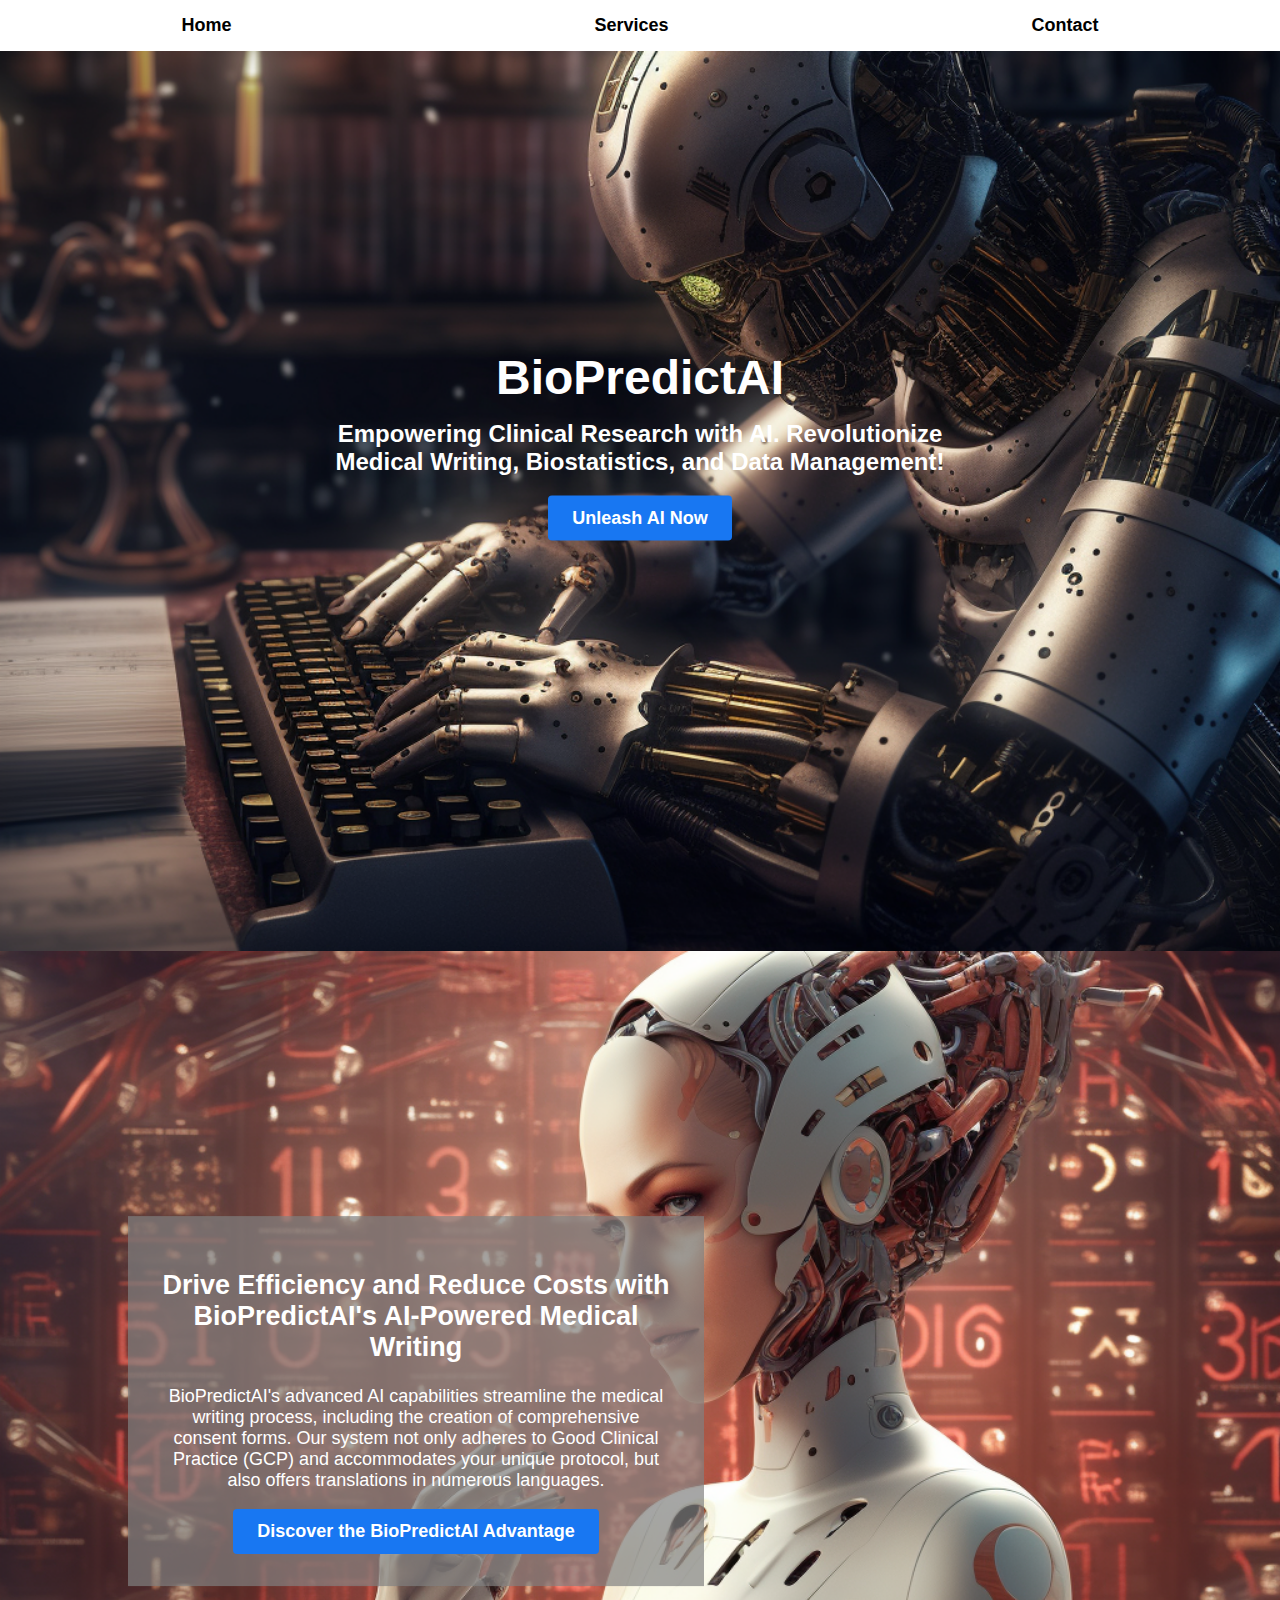
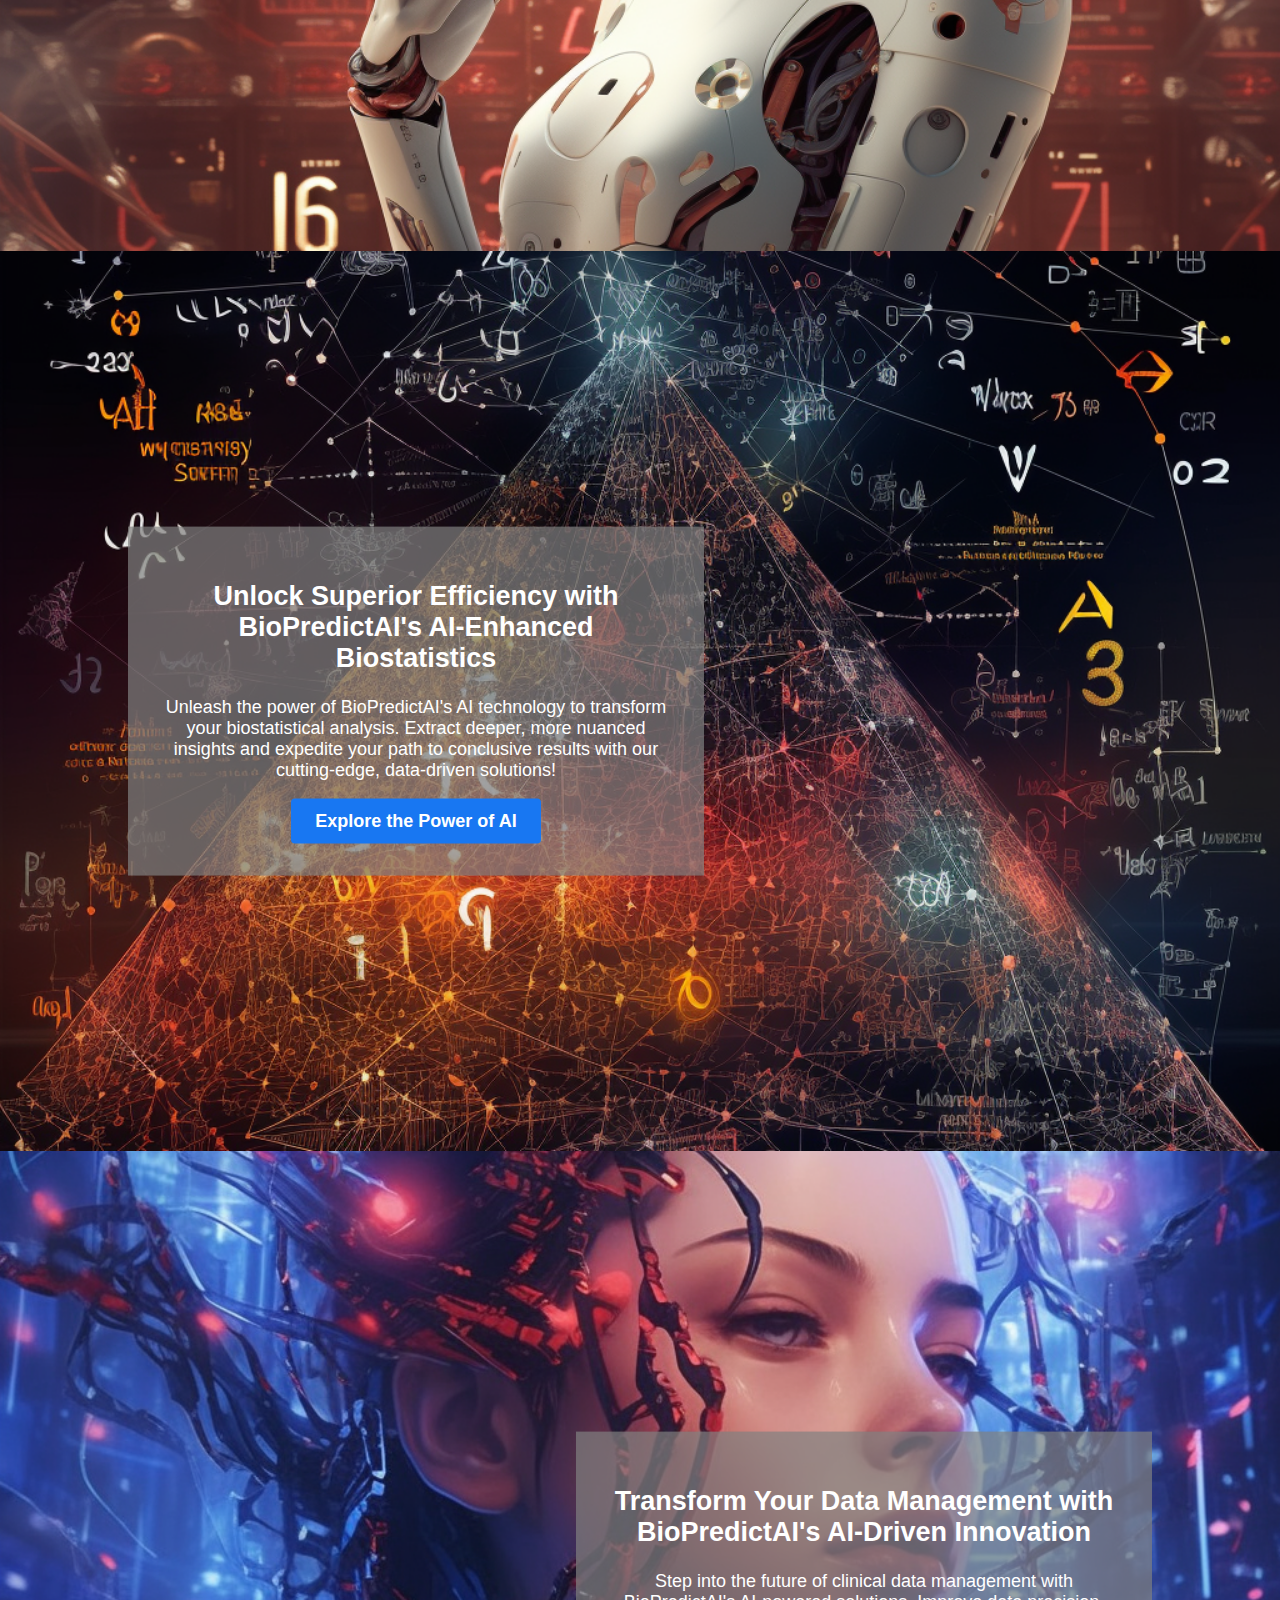
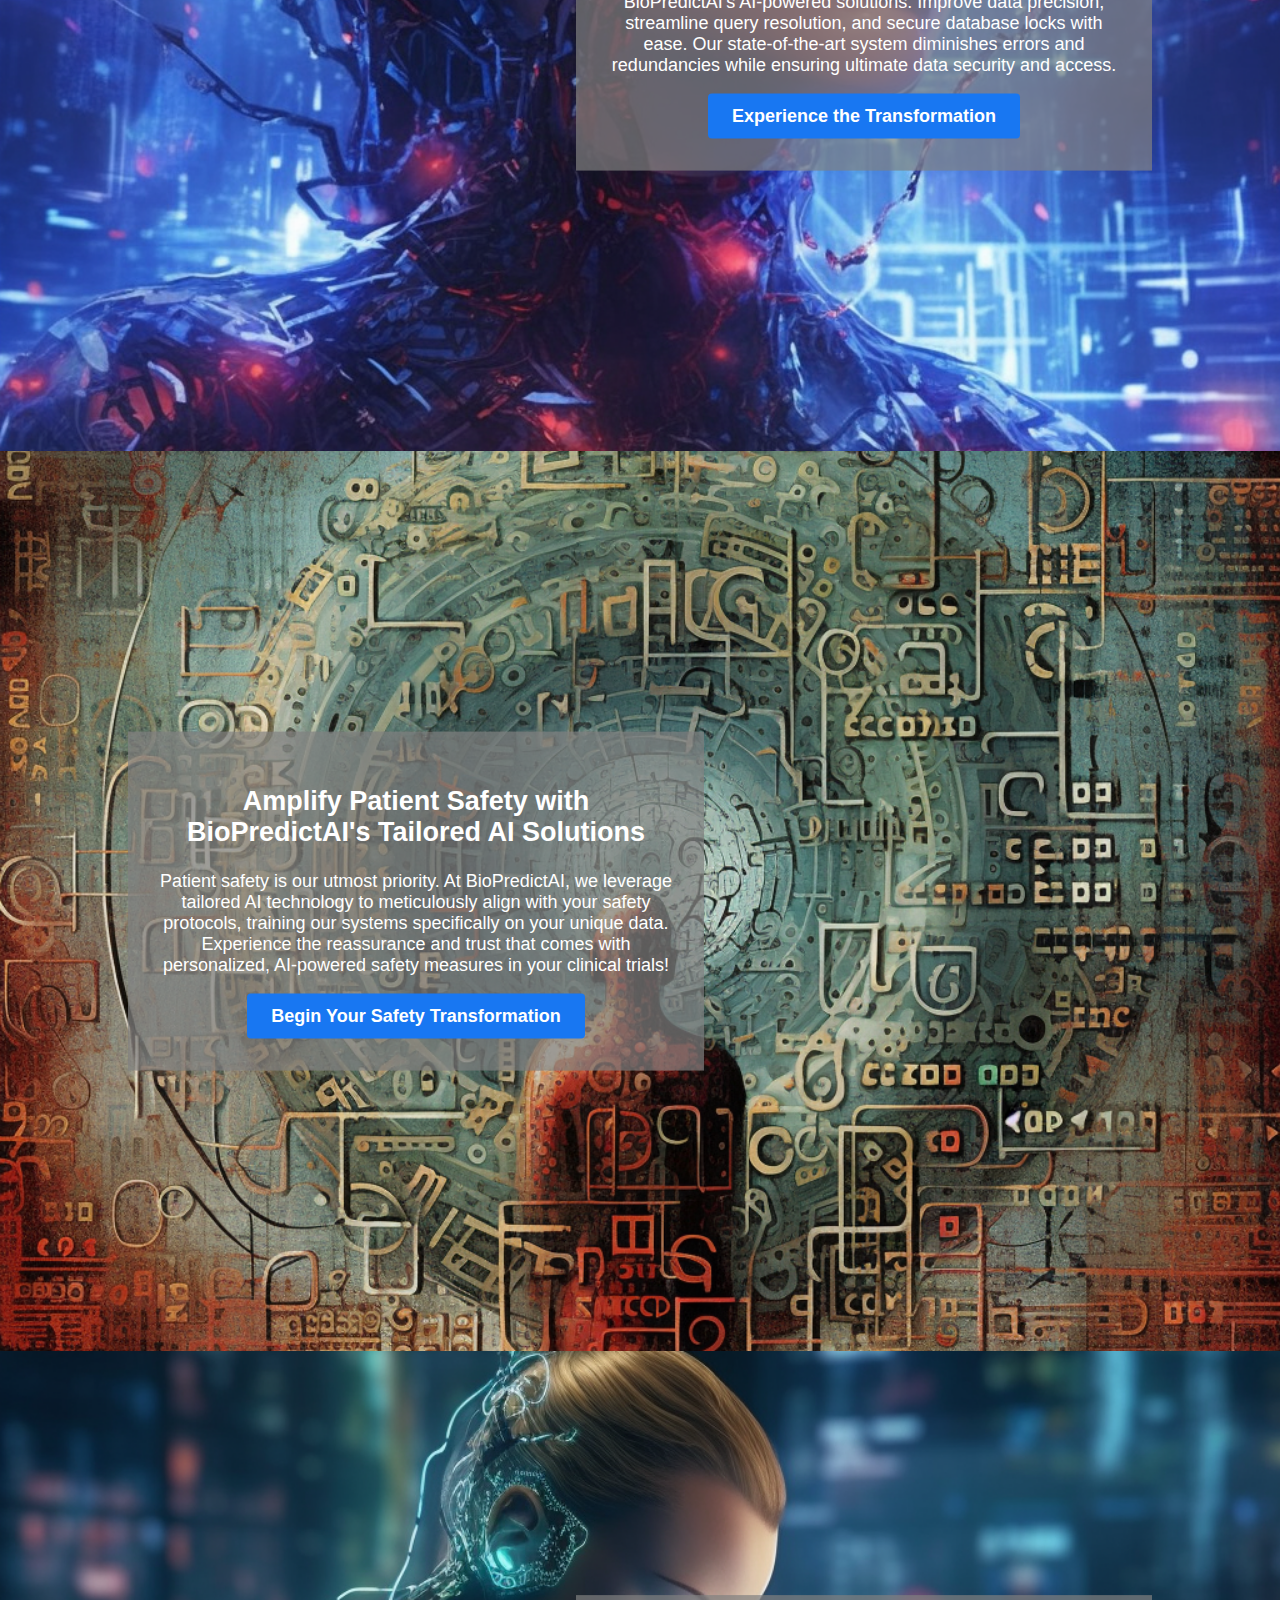
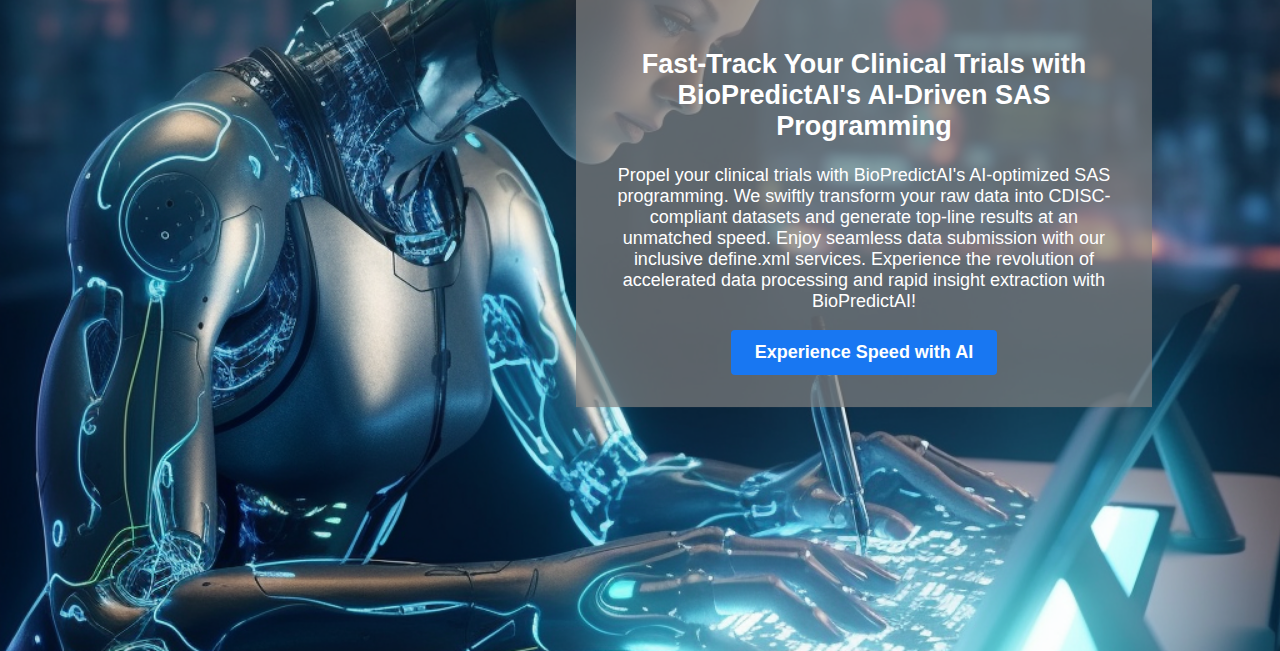
<file: index.html>
<!DOCTYPE html>
<html lang="en">
<head>
    <meta charset="UTF-8">
    <meta name="viewport" content="width=device-width, initial-scale=1.0">
    <link rel="stylesheet" href="styles.css">
    <title>BioPredictAI</title>
</head>
<body>
    <header>
        <nav class="navbar">
            <a href="index.html">Home</a>
            <a href="services.html">Services</a>
            <a href="contact.html">Contact</a>
        </nav>
        
    </header>
    <main>
        <div class="hero-image">
            <div class="hero-text">
                <h1>BioPredictAI</h1>
                <p class="cta-text">Empowering Clinical Research with AI. Revolutionize Medical Writing, Biostatistics, and Data Management!</p>
                <div class="social-buttons">
                    <a href="https://www.facebook.com/profile.php?id=100091875111994" target="_blank" class="cta-button facebook">Unleash AI Now</a>
                  <!--  <a href="https://www.instagram.com/CanineKingdomCo" target="_blank" class="cta-button instagram">Follow us on Instagram</a> -->
                </div>
            </div>
        </div>
    </main>
</body>
<head>
    <meta charset="UTF-8">
    <meta name="viewport" content="width=device-width, initial-scale=1.0">
    <title>Our Story - Canine Kingdom Co</title>
    <link rel="stylesheet" href="styles.css">
</head>
<body>
    <section class="full-screen-image" id="image-1">
        <div class="text-box left-aligned">
            <h2>Drive Efficiency and Reduce Costs with BioPredictAI's AI-Powered Medical Writing</h2>
            <p>BioPredictAI's advanced AI capabilities streamline the medical writing process, including the creation of comprehensive consent forms. Our system not only adheres to Good Clinical Practice (GCP) and accommodates your unique protocol, but also offers translations in numerous languages.</p>
            <a href="https://www.facebook.com/groups/997879034925593" target="_blank" class="cta-button facebook" style="margin-top: 1em;">Discover the BioPredictAI Advantage</a>
        </div>
    </section>

    <section class="full-screen-image" id="image-2">
        <div class="text-box left-aligned">
            <h2>Unlock Superior Efficiency with BioPredictAI's AI-Enhanced Biostatistics</h2>
            <p>Unleash the power of BioPredictAI's AI technology to transform your biostatistical analysis. Extract deeper, more nuanced insights and expedite your path to conclusive results with our cutting-edge, data-driven solutions!  </p>
            <a href="https://www.facebook.com/groups/997879034925593" target="_blank" class="cta-button facebook" style="margin-top: 1em;">Explore the Power of AI</a>
        </div>
    </section>

    <section class="full-screen-image" id="image-3">
        <div class="text-box right-aligned">
            <h2>Transform Your Data Management with BioPredictAI's AI-Driven Innovation</h2>
            <p>Step into the future of clinical data management with BioPredictAI's AI-powered solutions. Improve data precision, streamline query resolution, and secure database locks with ease. Our state-of-the-art system diminishes errors and redundancies while ensuring ultimate data security and access.</p>
            <a href="https://www.facebook.com/groups/997879034925593" target="_blank" class="cta-button facebook" style="margin-top: 1em;">Experience the Transformation</a>
        </div>
    </section>

    <section class="full-screen-image" id="image-4">
        <div class="text-box left-aligned">
            <h2>Amplify Patient Safety with BioPredictAI's Tailored AI Solutions</h2>
            <p>Patient safety is our utmost priority. At BioPredictAI, we leverage tailored AI technology to meticulously align with your safety protocols, training our systems specifically on your unique data. Experience the reassurance and trust that comes with personalized, AI-powered safety measures in your clinical trials!</p>
            <a href="https://www.facebook.com/groups/997879034925593" target="_blank" class="cta-button facebook" style="margin-top: 1em;">Begin Your Safety Transformation</a>
        </div>
    </section>

    <section class="full-screen-image" id="image-5">
        <div class="text-box right-aligned">
            <h2>Fast-Track Your Clinical Trials with BioPredictAI's AI-Driven SAS Programming</h2>
            <p>Propel your clinical trials with BioPredictAI's AI-optimized SAS programming. We swiftly transform your raw data into CDISC-compliant datasets and generate top-line results at an unmatched speed. Enjoy seamless data submission with our inclusive define.xml services. Experience the revolution of accelerated data processing and rapid insight extraction with BioPredictAI!</p>
            <a href="https://www.facebook.com/groups/997879034925593" target="_blank" class="cta-button facebook" style="margin-top: 1em;">Experience Speed with AI</a>
        </div>
    </section>

    <!-- Include the existing footer code here -->
</body>
</html>
</file>
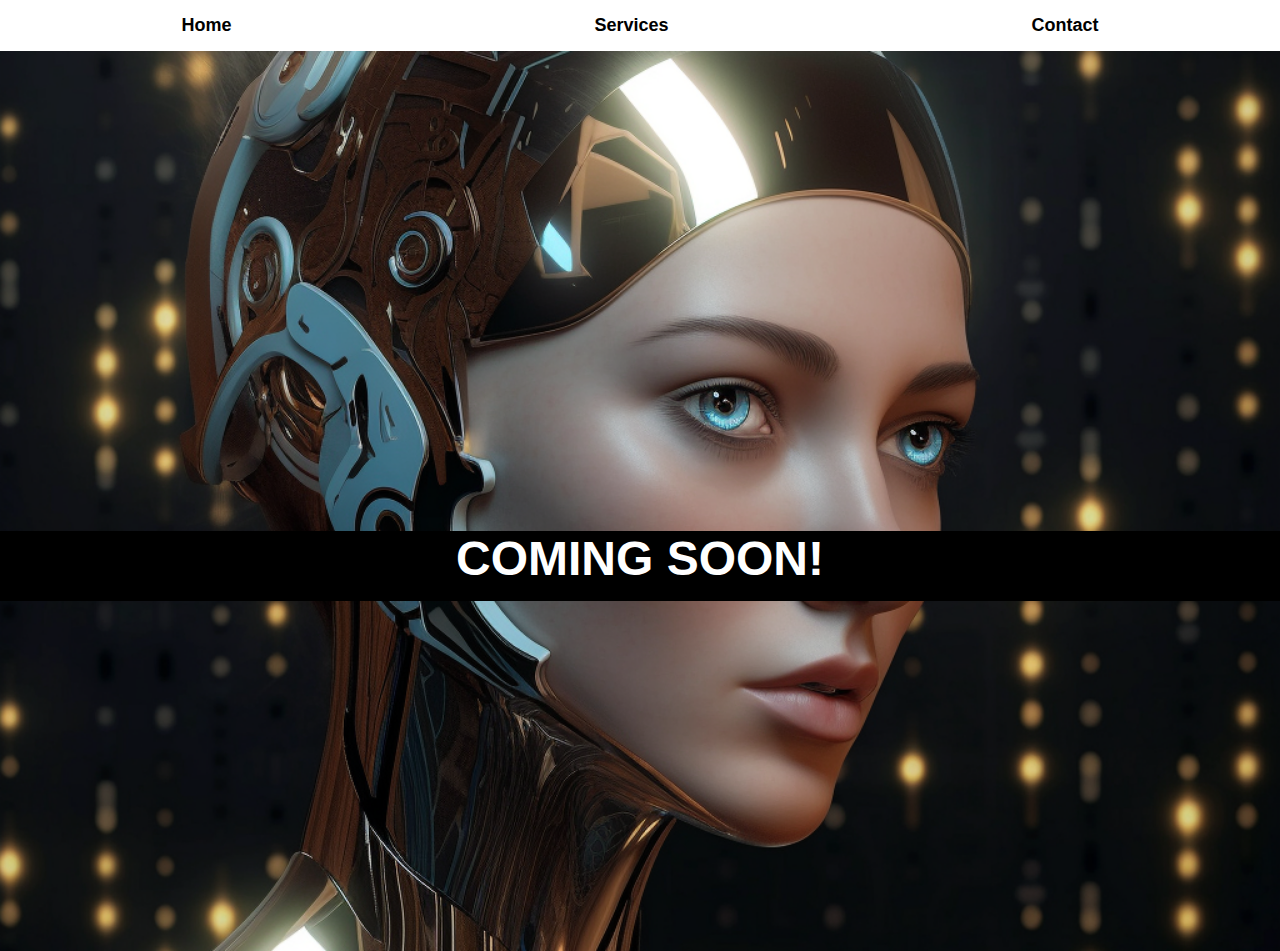
<file: services.html>
<!DOCTYPE html>
<html lang="en">

<head>
    <meta charset="UTF-8">
    <meta http-equiv="X-UA-Compatible" content="IE=edge">
    <meta name="viewport" content="width=device-width, initial-scale=1.0">
    <link rel="stylesheet" href="styles.css">
    <title>Canine Kingdom Co - Services</title>
</head>

<body>
    <header>
            <nav class="navbar">
                <a href="index.html">Home</a>
                <a href="services.html">Services</a>
                <a href="contact.html">Contact</a>
            </nav>

    </header>

    <main>
        <div class="hero-image" style="background-image: url('img999x.png');">
            <div class="hero-text" style="background-color: black; width: 100%;">
                <h1>COMING SOON!</h1>
            </div>
        </div>
    </main>
</body>

</html>
</file>
<file: styles.css>
/* Reset some default browser styles */
body, h1, a, p {
    margin: 0;
    padding: 0;
    text-decoration: none;
}

body {
    font-family: Arial, sans-serif;
    font-size: 18px;
}

/* Style the navigation bar */
.navbar {
    display: flex;
    justify-content: space-around;
    align-items: center;
    background-color: white;
    padding: 15px 0;
}

.navbar a {
    color: black;
    font-size: 18px;
    font-weight: bold;
}

/* Style the hero image */
.hero-image {
    background-image: url('img1x.png');
    height: 100vh;
    background-position: center;
    background-repeat: no-repeat;
    background-size: cover;
    position: relative;
}

.hero-text {
    position: absolute;
    bottom: 35%;
    left: 50%;
    transform: translate(-50%, -50%);
    text-align: center;
    color: white;
}
h1, h2, h3, h4, h5, h6 {
font-family: Verdana, Geneva, Tahoma, sans-serif;
      }
  

.hero-text h1 {
    font-size: 48px;
    font-weight: bold;
    margin-bottom: 15px;
}

.cta-text {
    font-size: 24px;
    font-weight: bold;
    margin-bottom: 20px;
}

/* Style the call to action buttons */
.social-buttons {
    display: flex;
    justify-content: center;
    gap: 15px;
}

.cta-button {
    display: inline-block;
    font-weight: bold;
    padding: 12px 24px;
    border-radius: 4px;
    text-align: center;
}

.cta-button.facebook {
    background-color: #1877F2;
    color: white;
}

.cta-button.facebook:hover {
    background-color: #145C9E;
}

.cta-button.instagram {
    background-color: #E4405F;
    color: white;
}

.cta-button.instagram:hover {
    background-color: #D32D61;
}

.centered-image {
    display: flex;
    justify-content: center;
    align-items: center;
    height: 100%;
    margin-top: 100px;
}

.resizable-image {
    max-width: 50%;
    height: auto;
}

.full-plan-button {
    display: flex;
    justify-content: center;
    margin-top: 20px;
}

.button {
    background-color: blue;
    color: white;
    text-decoration: none;
    padding: 12px 24px;
    border-radius: 4px;
    font-size: 16px;
}

.full-screen-image {
    position: relative;
    background-position: center;
    background-repeat: no-repeat;
    background-size: cover;
    height: 100vh;
}

#image-1 {
    background-image: url('img2x.png');
}

#image-2 {
    background-image: url('img3x.png');
}

#image-3 {
    background-image: url('img4x.png');
}

#image-4 {
    background-image: url('img5x.png');
}

#image-5 {
    background-image: url('img6x.png');
}

.text-box {
    position: absolute;
    top: 50%;
    transform: translateY(-50%);
    width: 40%;
    padding: 2rem;
    background-color: rgba(128, 128, 128, 0.7);
    text-align: center;
    color: #fff;
}

.left-aligned {
    left: 10%;
}

.right-aligned {
    right: 10%;
}

/* Responsive styles */
@media screen and (max-width: 768px) {
    body {
        font-size: 14px;
    }

    .navbar a {
        font-size: 18px;
    }

    .hero-text h1 {
        font-size: 36px;
    }

    .cta-text {
        font-size: 18px;
    }

    .cta-button {
        font-size: 14px;
        padding: 10px 16px;
    }

    .centered-image {
        margin-top: 50px;
    }

    .resizable-image {
        max-width: 80%;
    }

    .text-box {
        width: 80%;
    }

    .left-aligned {
        left: 5%;
    }

    .right-aligned {
        right: 5%;
    }
}
.email-banner {
    display: none;
    position: absolute;
    top: 30%;
    left: 50%;
    transform: translate(-50%, -50%);
    font-size: 24px;
    font-weight: bold;
    text-align: center;
    background-color: rgba(255, 255, 255, 0.8);
    padding: 20px 40px;
    border-radius: 8px;
    color: #000;
    text-decoration: none;
}

.email-id {
    display: block;
    font-size: 18px;
    margin-top: 10px;
    color: #000;
}

@media screen and (max-width: 768px) {
    .contact-form {
        display: none;
    }

    .email-banner {
        display: block;
    }
}
</file>
